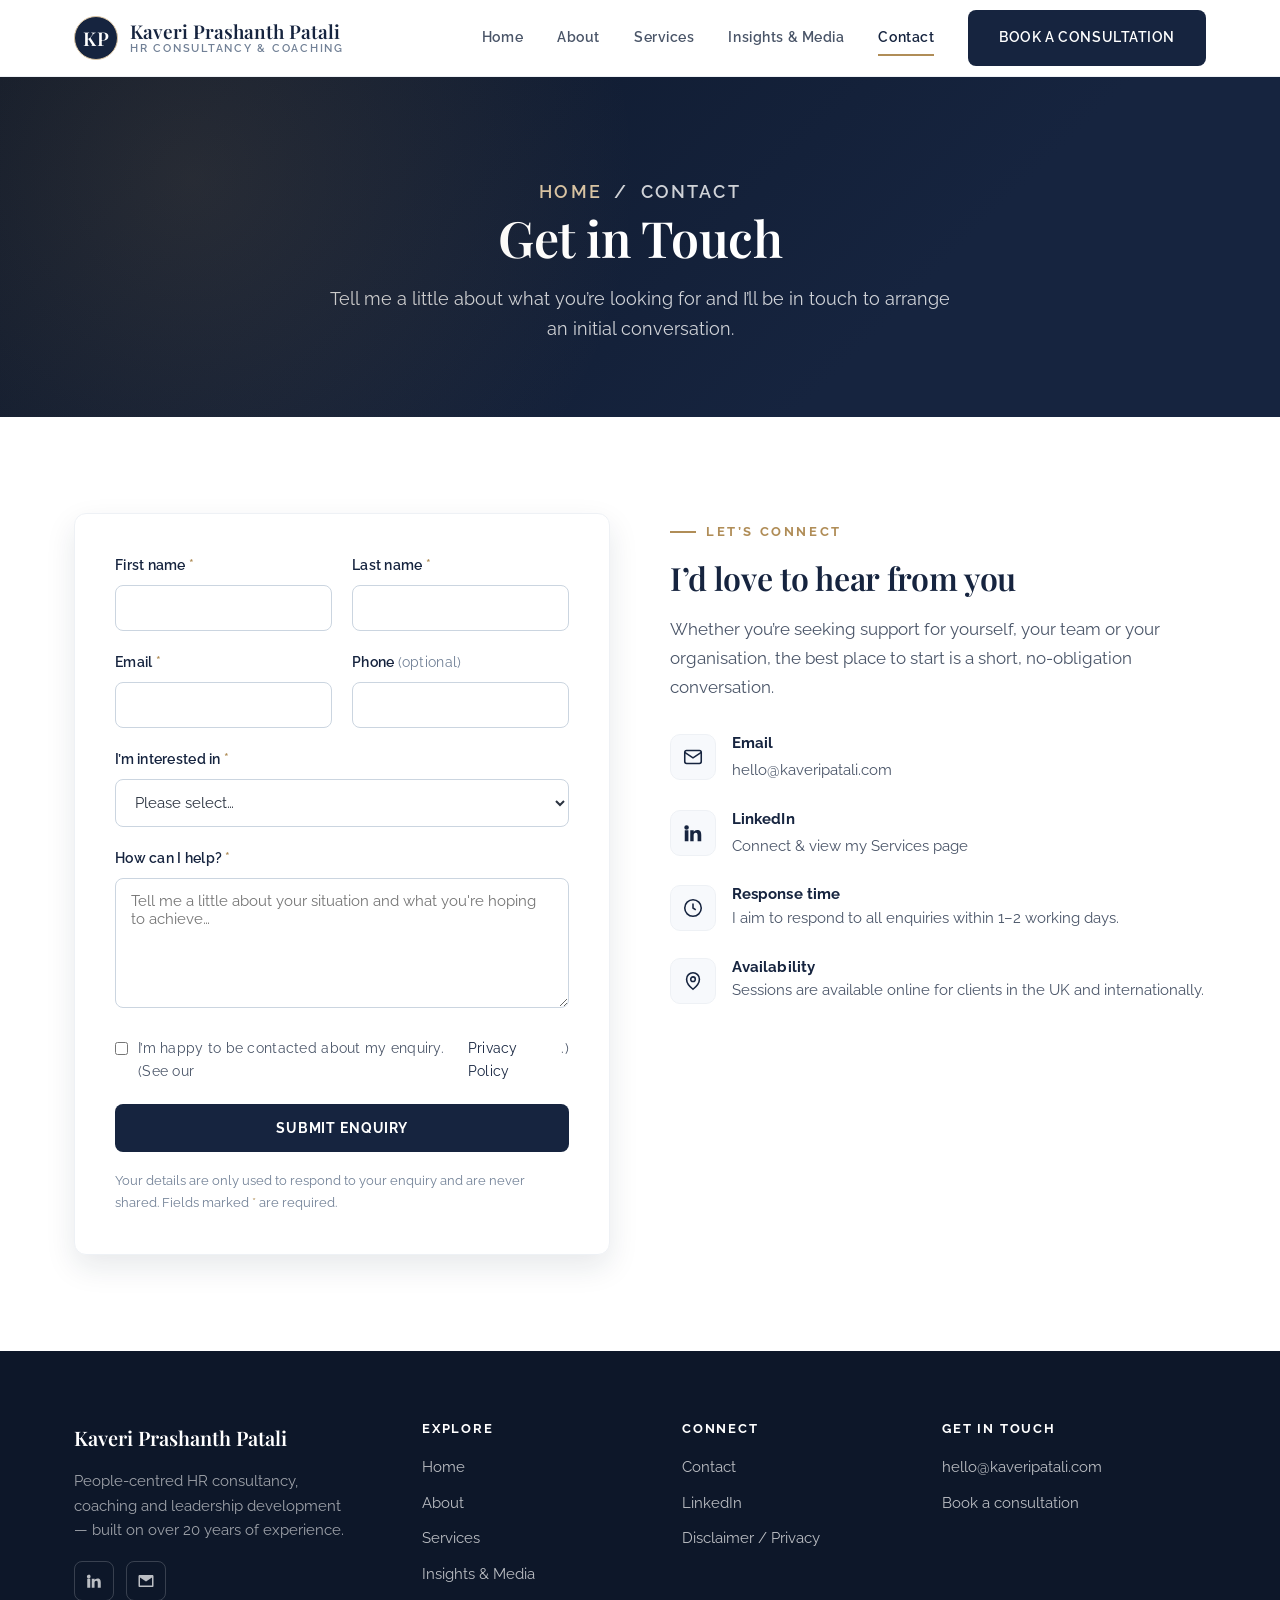
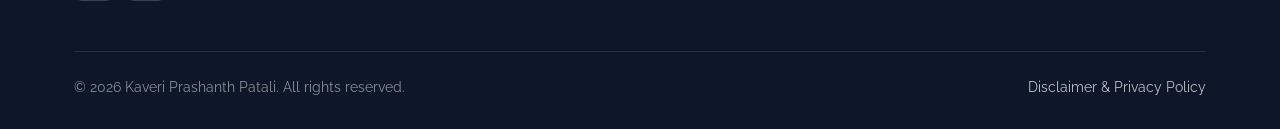
<file: contact.html>
<!DOCTYPE html>
<html lang="en">
<head>
  <meta charset="UTF-8" />
  <meta name="viewport" content="width=device-width, initial-scale=1.0" />
  <title>Contact | Kaveri Prashanth Patali — HR Consultancy &amp; Coaching</title>
  <meta name="description" content="Submit an enquiry to discuss career coaching, leadership development or HR consultancy with Kaveri Prashanth Patali." />
  <link rel="preconnect" href="https://fonts.googleapis.com" />
  <link rel="preconnect" href="https://fonts.gstatic.com" crossorigin />
  <link href="https://fonts.googleapis.com/css2?family=Inter:wght@400;500;600;700&family=Playfair+Display:ital,wght@0,500;0,600;0,700;1,500;1,600&family=Raleway:wght@400;500;600;700;800&display=swap" rel="stylesheet" />
  <link rel="stylesheet" href="css/styles.css" />
  <link rel="icon" href="data:image/svg+xml,<svg xmlns='http://www.w3.org/2000/svg' viewBox='0 0 100 100'><circle cx='50' cy='50' r='50' fill='%2316243f'/><text x='50' y='66' font-size='46' font-family='Georgia' fill='white' text-anchor='middle'>K</text></svg>" />
</head>
<body>

  <header class="site-header">
    <div class="container">
      <nav class="nav" aria-label="Primary">
        <a class="brand" href="index.html">
          <span class="brand-mark">KP</span>
          <span class="brand-text">
            <span class="brand-name">Kaveri Prashanth Patali</span>
            <span class="brand-tag">HR Consultancy &amp; Coaching</span>
          </span>
        </a>
        <button class="nav-toggle" aria-label="Toggle menu" aria-expanded="false"><span></span><span></span><span></span></button>
        <div class="nav-links">
          <a href="index.html">Home</a>
          <a href="about.html">About</a>
          <a href="services.html">Services</a>
          <a href="insights.html">Insights &amp; Media</a>
          <a href="contact.html" class="active">Contact</a>
          <a href="contact.html" class="btn btn--primary">Book a Consultation</a>
        </div>
      </nav>
    </div>
  </header>

  <section class="page-banner">
    <div class="container">
      <p class="breadcrumb"><a href="index.html">Home</a> &nbsp;/&nbsp; Contact</p>
      <h1>Get in Touch</h1>
      <p>Tell me a little about what you&rsquo;re looking for and I&rsquo;ll be in touch to arrange an initial conversation.</p>
    </div>
  </section>

  <section class="section">
    <div class="container">
      <div class="split" style="align-items:flex-start;">
        <!-- Form -->
        <div class="reveal">
          <div class="form-card">
            <div class="form-success" id="form-success">
              Thank you for your enquiry — your message has been received. I&rsquo;ll be in touch shortly.
            </div>
            <form id="enquiry-form" novalidate>
              <div class="form-row">
                <div class="field">
                  <label for="firstName">First name <span class="req">*</span></label>
                  <input type="text" id="firstName" name="firstName" autocomplete="given-name" required />
                  <span class="error-msg">Please enter your first name.</span>
                </div>
                <div class="field">
                  <label for="lastName">Last name <span class="req">*</span></label>
                  <input type="text" id="lastName" name="lastName" autocomplete="family-name" required />
                  <span class="error-msg">Please enter your last name.</span>
                </div>
              </div>
              <div class="form-row">
                <div class="field">
                  <label for="email">Email <span class="req">*</span></label>
                  <input type="email" id="email" name="email" autocomplete="email" required />
                  <span class="error-msg">Please enter a valid email address.</span>
                </div>
                <div class="field">
                  <label for="phone">Phone <span style="color:var(--grey-500);font-weight:400;">(optional)</span></label>
                  <input type="tel" id="phone" name="phone" autocomplete="tel" />
                </div>
              </div>
              <div class="field">
                <label for="interest">I&rsquo;m interested in <span class="req">*</span></label>
                <select id="interest" name="interest" required>
                  <option value="">Please select…</option>
                  <option>Career coaching</option>
                  <option>Leadership development</option>
                  <option>HR consultancy &amp; advisory</option>
                  <option>Workshops &amp; talks</option>
                  <option>Something else</option>
                </select>
                <span class="error-msg">Please choose an option.</span>
              </div>
              <div class="field">
                <label for="message">How can I help? <span class="req">*</span></label>
                <textarea id="message" name="message" placeholder="Tell me a little about your situation and what you're hoping to achieve…" required></textarea>
                <span class="error-msg">Please add a short message.</span>
              </div>
              <div class="field">
                <label style="display:flex;gap:10px;align-items:flex-start;font-weight:400;color:var(--grey-700);font-size:14px;">
                  <input type="checkbox" id="consent" name="consent" style="width:auto;margin-top:5px;" />
                  I&rsquo;m happy to be contacted about my enquiry. (See our <a href="privacy.html">Privacy Policy</a>.)
                </label>
              </div>
              <button type="submit" class="btn btn--primary" style="width:100%;justify-content:center;">Submit Enquiry</button>
              <p class="form-note">Your details are only used to respond to your enquiry and are never shared. Fields marked <span style="color:var(--accent);">*</span> are required.</p>
            </form>
          </div>
        </div>

        <!-- Contact info -->
        <div class="reveal">
          <span class="eyebrow">Let&rsquo;s Connect</span>
          <h2 style="font-size:32px;margin-bottom:18px;">I&rsquo;d love to hear from you</h2>
          <p style="margin-bottom:32px;">Whether you&rsquo;re seeking support for yourself, your team or your organisation, the best place to start is a short, no-obligation conversation.</p>
          <div class="contact-info">
            <div class="info-item">
              <span class="info-ico"><svg viewBox="0 0 24 24" fill="none" stroke="currentColor" stroke-width="1.7"><rect x="3" y="5" width="18" height="14" rx="2"/><path d="m3 7 9 6 9-6"/></svg></span>
              <div><h4>Email</h4><a href="mailto:hello@kaveripatali.com">hello@kaveripatali.com</a></div>
            </div>
            <div class="info-item">
              <span class="info-ico"><svg viewBox="0 0 24 24" fill="currentColor"><path d="M4.98 3.5A2.5 2.5 0 1 1 5 8.5a2.5 2.5 0 0 1-.02-5ZM3 9h4v12H3zM9 9h3.8v1.7h.05c.53-1 1.83-2.05 3.77-2.05C20.4 8.65 21 11 21 14.1V21h-4v-6.1c0-1.45-.03-3.3-2-3.3-2 0-2.3 1.57-2.3 3.2V21H9z"/></svg></span>
              <div><h4>LinkedIn</h4><a href="#">Connect &amp; view my Services page</a></div>
            </div>
            <div class="info-item">
              <span class="info-ico"><svg viewBox="0 0 24 24" fill="none" stroke="currentColor" stroke-width="1.7"><circle cx="12" cy="12" r="9"/><path d="M12 7v5l3 2"/></svg></span>
              <div><h4>Response time</h4><p>I aim to respond to all enquiries within 1&ndash;2 working days.</p></div>
            </div>
            <div class="info-item">
              <span class="info-ico"><svg viewBox="0 0 24 24" fill="none" stroke="currentColor" stroke-width="1.7"><path d="M12 21s-7-5.6-7-11a7 7 0 0 1 14 0c0 5.4-7 11-7 11Z"/><circle cx="12" cy="10" r="2.5"/></svg></span>
              <div><h4>Availability</h4><p>Sessions are available online for clients in the UK and internationally.</p></div>
            </div>
          </div>
        </div>
      </div>
    </div>
  </section>

  <footer class="site-footer">
    <div class="container">
      <div class="footer-grid">
        <div class="footer-brand">
          <span class="brand-name" style="font-family:var(--font-head);font-size:20px;">Kaveri Prashanth Patali</span>
          <p>People-centred HR consultancy, coaching and leadership development — built on over 20 years of experience.</p>
          <div class="footer-social">
            <a href="#" aria-label="LinkedIn"><svg viewBox="0 0 24 24"><path d="M4.98 3.5A2.5 2.5 0 1 1 5 8.5a2.5 2.5 0 0 1-.02-5ZM3 9h4v12H3zM9 9h3.8v1.7h.05c.53-1 1.83-2.05 3.77-2.05C20.4 8.65 21 11 21 14.1V21h-4v-6.1c0-1.45-.03-3.3-2-3.3-2 0-2.3 1.57-2.3 3.2V21H9z"/></svg></a>
            <a href="mailto:hello@kaveripatali.com" aria-label="Email"><svg viewBox="0 0 24 24"><path d="M2 5.5C2 4.7 2.7 4 3.5 4h17c.8 0 1.5.7 1.5 1.5v13c0 .8-.7 1.5-1.5 1.5h-17C2.7 20 2 19.3 2 18.5zM4 7.2V18h16V7.2l-8 5.3z"/></svg></a>
          </div>
        </div>
        <div>
          <h4>Explore</h4>
          <div class="footer-links">
            <a href="index.html">Home</a>
            <a href="about.html">About</a>
            <a href="services.html">Services</a>
            <a href="insights.html">Insights &amp; Media</a>
          </div>
        </div>
        <div>
          <h4>Connect</h4>
          <div class="footer-links">
            <a href="contact.html">Contact</a>
            <a href="#">LinkedIn</a>
            <a href="privacy.html">Disclaimer / Privacy</a>
          </div>
        </div>
        <div>
          <h4>Get in Touch</h4>
          <div class="footer-links">
            <a href="mailto:hello@kaveripatali.com">hello@kaveripatali.com</a>
            <a href="contact.html">Book a consultation</a>
          </div>
        </div>
      </div>
      <div class="footer-bottom">
        <span>&copy; <span id="year">2026</span> Kaveri Prashanth Patali. All rights reserved.</span>
        <span><a href="privacy.html">Disclaimer &amp; Privacy Policy</a></span>
      </div>
    </div>
  </footer>

  <script src="js/main.js"></script>
</body>
</html>
</file>
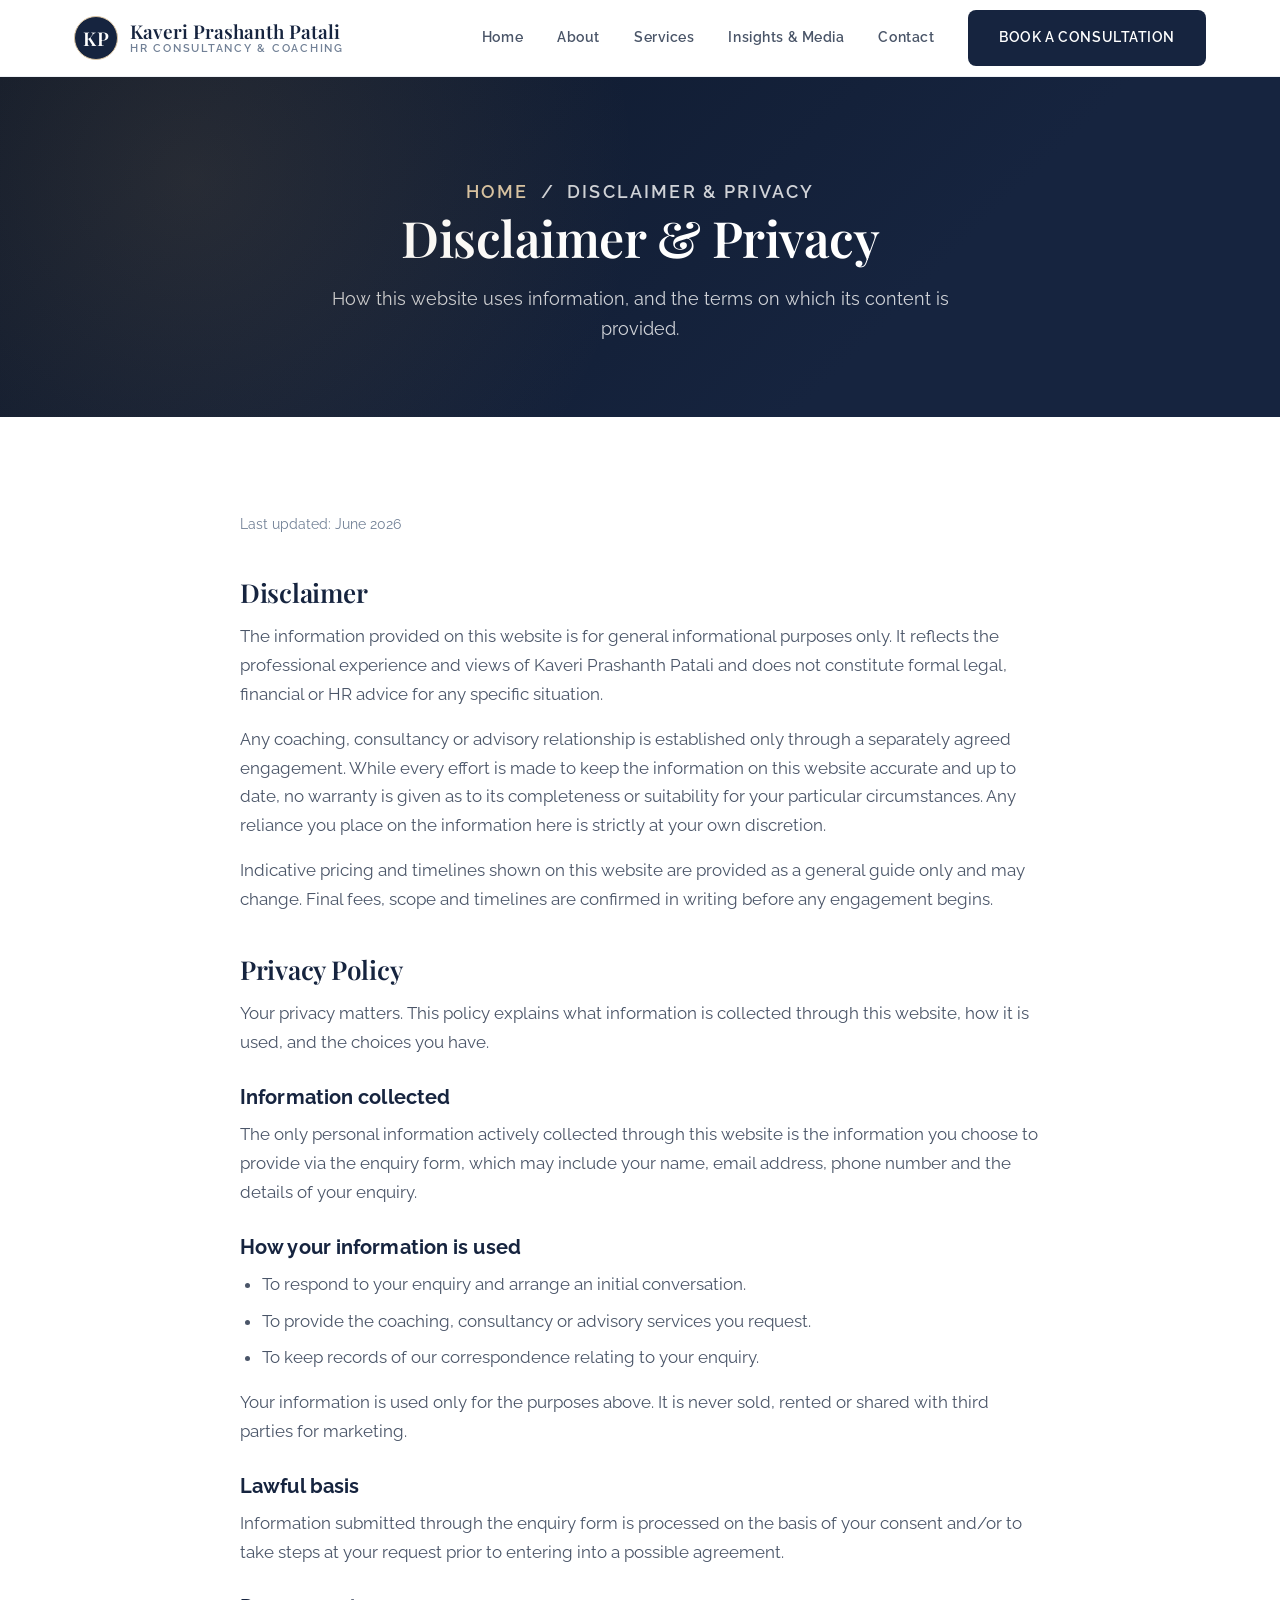
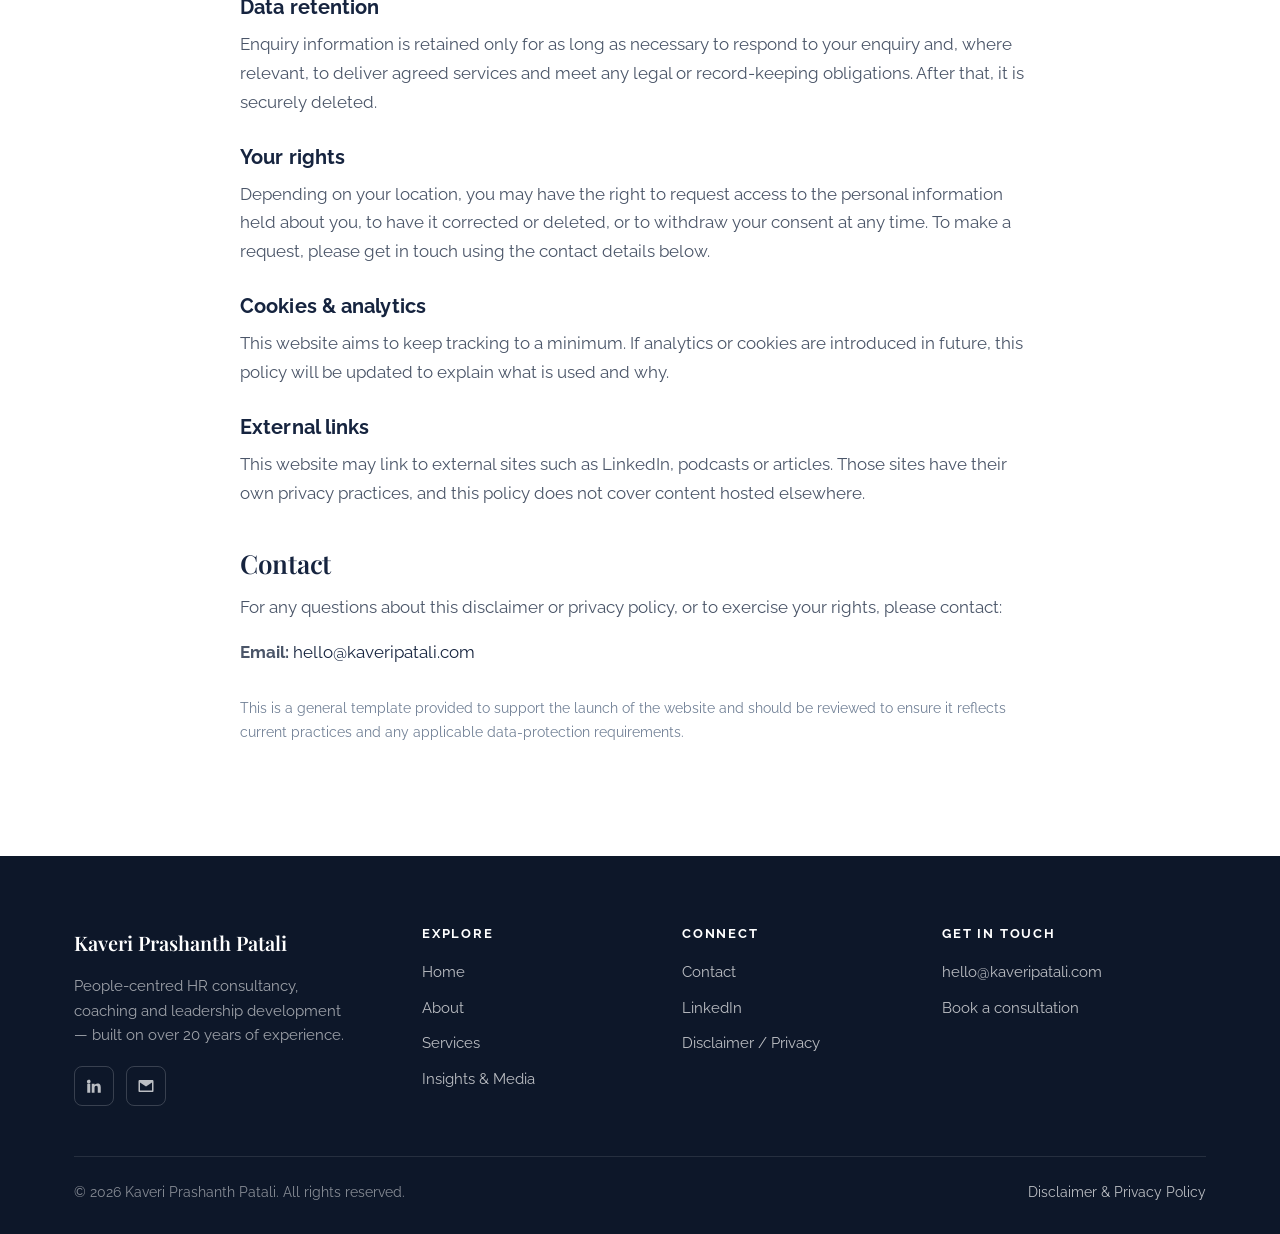
<file: privacy.html>
<!DOCTYPE html>
<html lang="en">
<head>
  <meta charset="UTF-8" />
  <meta name="viewport" content="width=device-width, initial-scale=1.0" />
  <title>Disclaimer &amp; Privacy | Kaveri Prashanth Patali</title>
  <meta name="description" content="Disclaimer and privacy policy for the Kaveri Prashanth Patali HR consultancy website." />
  <link rel="preconnect" href="https://fonts.googleapis.com" />
  <link rel="preconnect" href="https://fonts.gstatic.com" crossorigin />
  <link href="https://fonts.googleapis.com/css2?family=Inter:wght@400;500;600;700&family=Playfair+Display:ital,wght@0,500;0,600;0,700;1,500;1,600&family=Raleway:wght@400;500;600;700;800&display=swap" rel="stylesheet" />
  <link rel="stylesheet" href="css/styles.css" />
  <link rel="icon" href="data:image/svg+xml,<svg xmlns='http://www.w3.org/2000/svg' viewBox='0 0 100 100'><circle cx='50' cy='50' r='50' fill='%2316243f'/><text x='50' y='66' font-size='46' font-family='Georgia' fill='white' text-anchor='middle'>K</text></svg>" />
</head>
<body>

  <header class="site-header">
    <div class="container">
      <nav class="nav" aria-label="Primary">
        <a class="brand" href="index.html">
          <span class="brand-mark">KP</span>
          <span class="brand-text">
            <span class="brand-name">Kaveri Prashanth Patali</span>
            <span class="brand-tag">HR Consultancy &amp; Coaching</span>
          </span>
        </a>
        <button class="nav-toggle" aria-label="Toggle menu" aria-expanded="false"><span></span><span></span><span></span></button>
        <div class="nav-links">
          <a href="index.html">Home</a>
          <a href="about.html">About</a>
          <a href="services.html">Services</a>
          <a href="insights.html">Insights &amp; Media</a>
          <a href="contact.html">Contact</a>
          <a href="contact.html" class="btn btn--primary">Book a Consultation</a>
        </div>
      </nav>
    </div>
  </header>

  <section class="page-banner">
    <div class="container">
      <p class="breadcrumb"><a href="index.html">Home</a> &nbsp;/&nbsp; Disclaimer &amp; Privacy</p>
      <h1>Disclaimer &amp; Privacy</h1>
      <p>How this website uses information, and the terms on which its content is provided.</p>
    </div>
  </section>

  <section class="section">
    <div class="container">
      <div class="prose reveal">
        <p class="updated">Last updated: June 2026</p>

        <h2>Disclaimer</h2>
        <p>The information provided on this website is for general informational purposes only. It reflects the professional experience and views of Kaveri Prashanth Patali and does not constitute formal legal, financial or HR advice for any specific situation.</p>
        <p>Any coaching, consultancy or advisory relationship is established only through a separately agreed engagement. While every effort is made to keep the information on this website accurate and up to date, no warranty is given as to its completeness or suitability for your particular circumstances. Any reliance you place on the information here is strictly at your own discretion.</p>
        <p>Indicative pricing and timelines shown on this website are provided as a general guide only and may change. Final fees, scope and timelines are confirmed in writing before any engagement begins.</p>

        <h2>Privacy Policy</h2>
        <p>Your privacy matters. This policy explains what information is collected through this website, how it is used, and the choices you have.</p>

        <h3>Information collected</h3>
        <p>The only personal information actively collected through this website is the information you choose to provide via the enquiry form, which may include your name, email address, phone number and the details of your enquiry.</p>

        <h3>How your information is used</h3>
        <ul>
          <li>To respond to your enquiry and arrange an initial conversation.</li>
          <li>To provide the coaching, consultancy or advisory services you request.</li>
          <li>To keep records of our correspondence relating to your enquiry.</li>
        </ul>
        <p>Your information is used only for the purposes above. It is never sold, rented or shared with third parties for marketing.</p>

        <h3>Lawful basis</h3>
        <p>Information submitted through the enquiry form is processed on the basis of your consent and/or to take steps at your request prior to entering into a possible agreement.</p>

        <h3>Data retention</h3>
        <p>Enquiry information is retained only for as long as necessary to respond to your enquiry and, where relevant, to deliver agreed services and meet any legal or record-keeping obligations. After that, it is securely deleted.</p>

        <h3>Your rights</h3>
        <p>Depending on your location, you may have the right to request access to the personal information held about you, to have it corrected or deleted, or to withdraw your consent at any time. To make a request, please get in touch using the contact details below.</p>

        <h3>Cookies &amp; analytics</h3>
        <p>This website aims to keep tracking to a minimum. If analytics or cookies are introduced in future, this policy will be updated to explain what is used and why.</p>

        <h3>External links</h3>
        <p>This website may link to external sites such as LinkedIn, podcasts or articles. Those sites have their own privacy practices, and this policy does not cover content hosted elsewhere.</p>

        <h2>Contact</h2>
        <p>For any questions about this disclaimer or privacy policy, or to exercise your rights, please contact:</p>
        <p><strong>Email:</strong> <a href="mailto:hello@kaveripatali.com">hello@kaveripatali.com</a></p>

        <p style="margin-top:30px;color:var(--grey-500);font-size:14px;">This is a general template provided to support the launch of the website and should be reviewed to ensure it reflects current practices and any applicable data-protection requirements.</p>
      </div>
    </div>
  </section>

  <footer class="site-footer">
    <div class="container">
      <div class="footer-grid">
        <div class="footer-brand">
          <span class="brand-name" style="font-family:var(--font-head);font-size:20px;">Kaveri Prashanth Patali</span>
          <p>People-centred HR consultancy, coaching and leadership development — built on over 20 years of experience.</p>
          <div class="footer-social">
            <a href="#" aria-label="LinkedIn"><svg viewBox="0 0 24 24"><path d="M4.98 3.5A2.5 2.5 0 1 1 5 8.5a2.5 2.5 0 0 1-.02-5ZM3 9h4v12H3zM9 9h3.8v1.7h.05c.53-1 1.83-2.05 3.77-2.05C20.4 8.65 21 11 21 14.1V21h-4v-6.1c0-1.45-.03-3.3-2-3.3-2 0-2.3 1.57-2.3 3.2V21H9z"/></svg></a>
            <a href="mailto:hello@kaveripatali.com" aria-label="Email"><svg viewBox="0 0 24 24"><path d="M2 5.5C2 4.7 2.7 4 3.5 4h17c.8 0 1.5.7 1.5 1.5v13c0 .8-.7 1.5-1.5 1.5h-17C2.7 20 2 19.3 2 18.5zM4 7.2V18h16V7.2l-8 5.3z"/></svg></a>
          </div>
        </div>
        <div>
          <h4>Explore</h4>
          <div class="footer-links">
            <a href="index.html">Home</a>
            <a href="about.html">About</a>
            <a href="services.html">Services</a>
            <a href="insights.html">Insights &amp; Media</a>
          </div>
        </div>
        <div>
          <h4>Connect</h4>
          <div class="footer-links">
            <a href="contact.html">Contact</a>
            <a href="#">LinkedIn</a>
            <a href="privacy.html">Disclaimer / Privacy</a>
          </div>
        </div>
        <div>
          <h4>Get in Touch</h4>
          <div class="footer-links">
            <a href="mailto:hello@kaveripatali.com">hello@kaveripatali.com</a>
            <a href="contact.html">Book a consultation</a>
          </div>
        </div>
      </div>
      <div class="footer-bottom">
        <span>&copy; <span id="year">2026</span> Kaveri Prashanth Patali. All rights reserved.</span>
        <span><a href="privacy.html">Disclaimer &amp; Privacy Policy</a></span>
      </div>
    </div>
  </footer>

  <script src="js/main.js"></script>
</body>
</html>
</file>
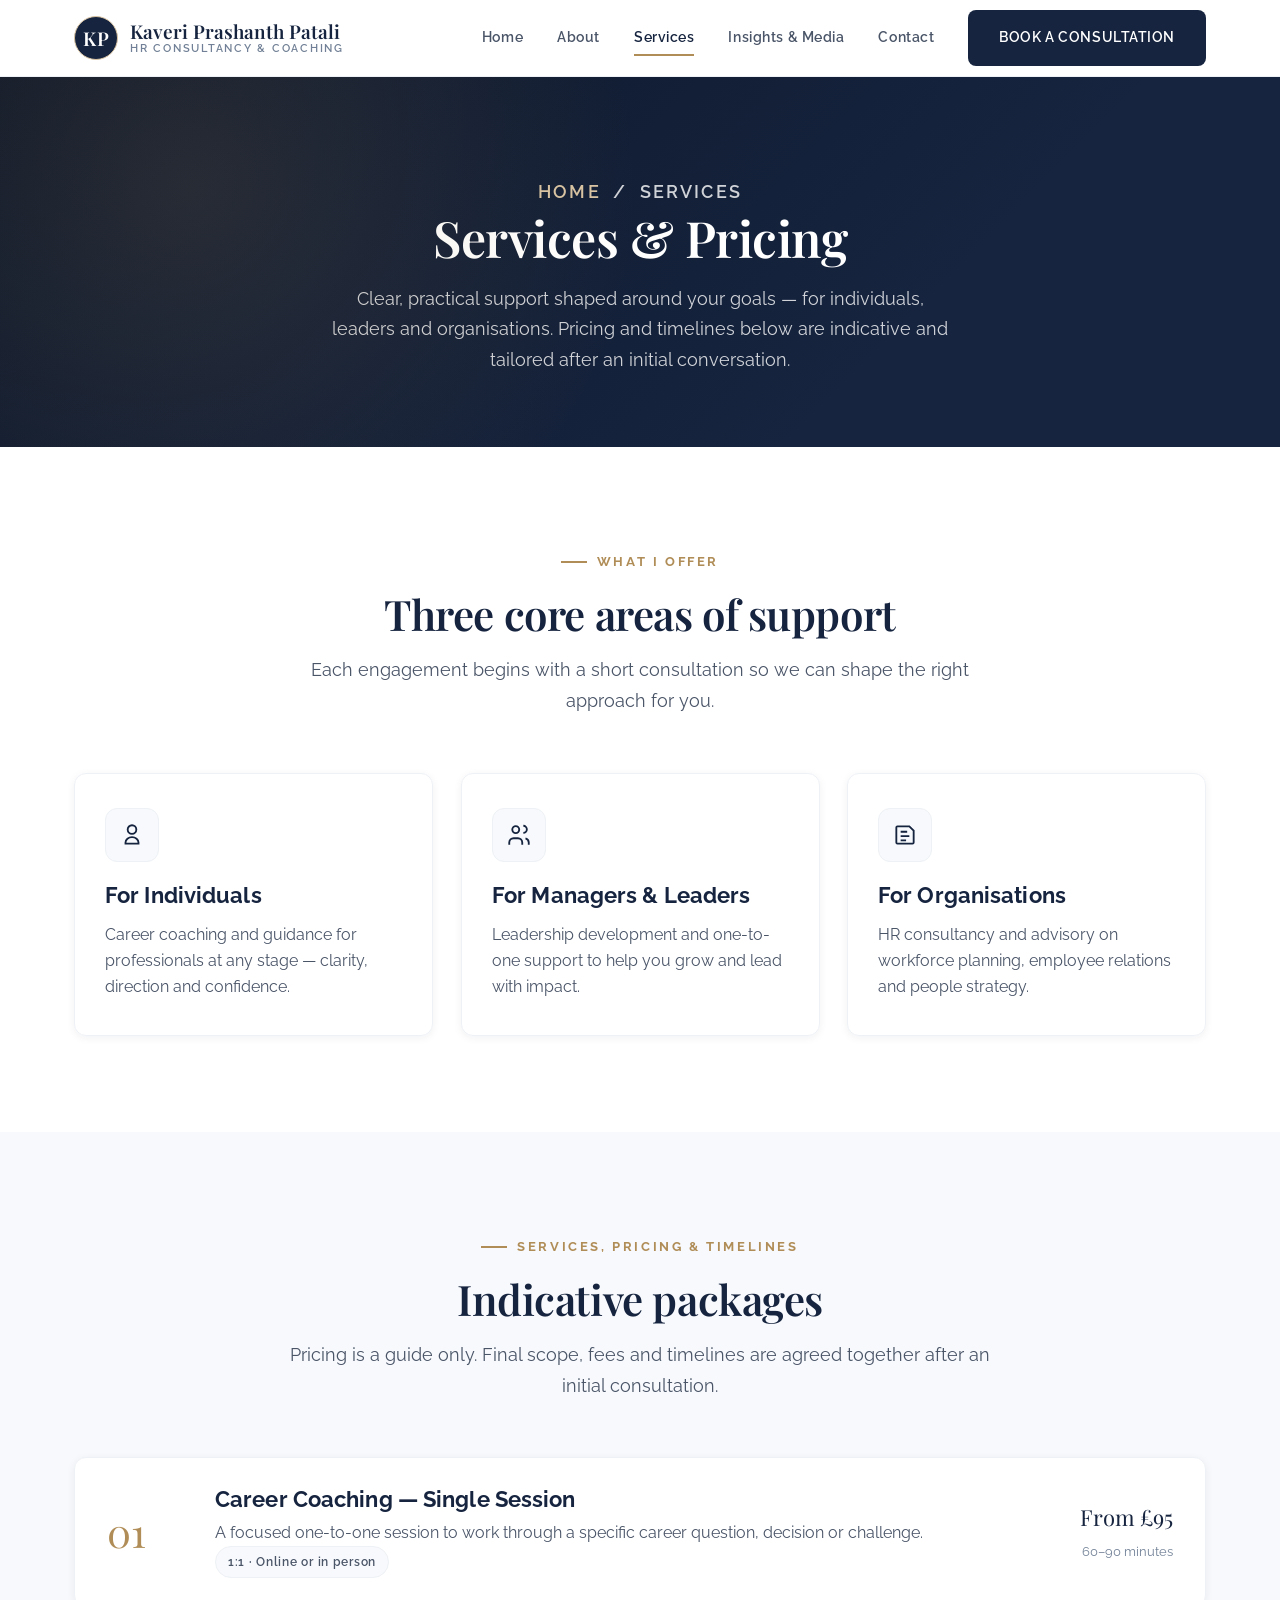
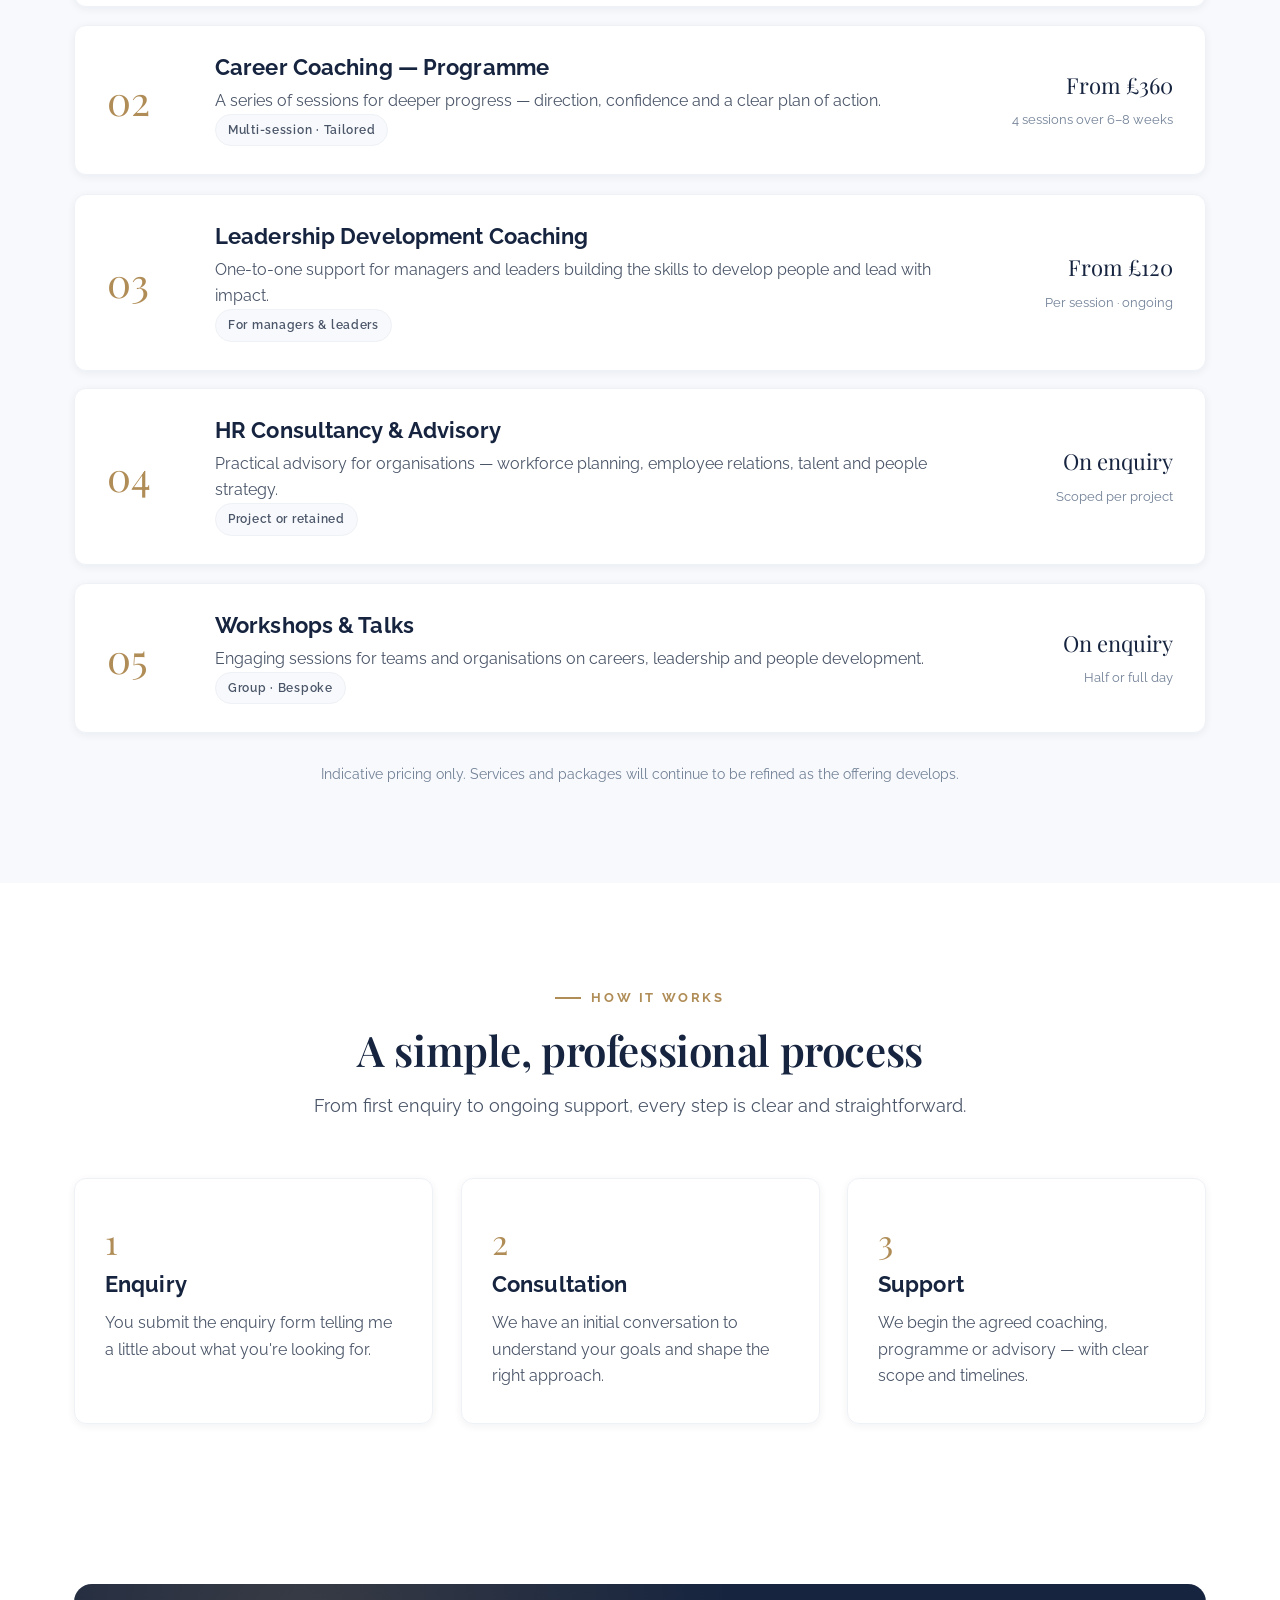
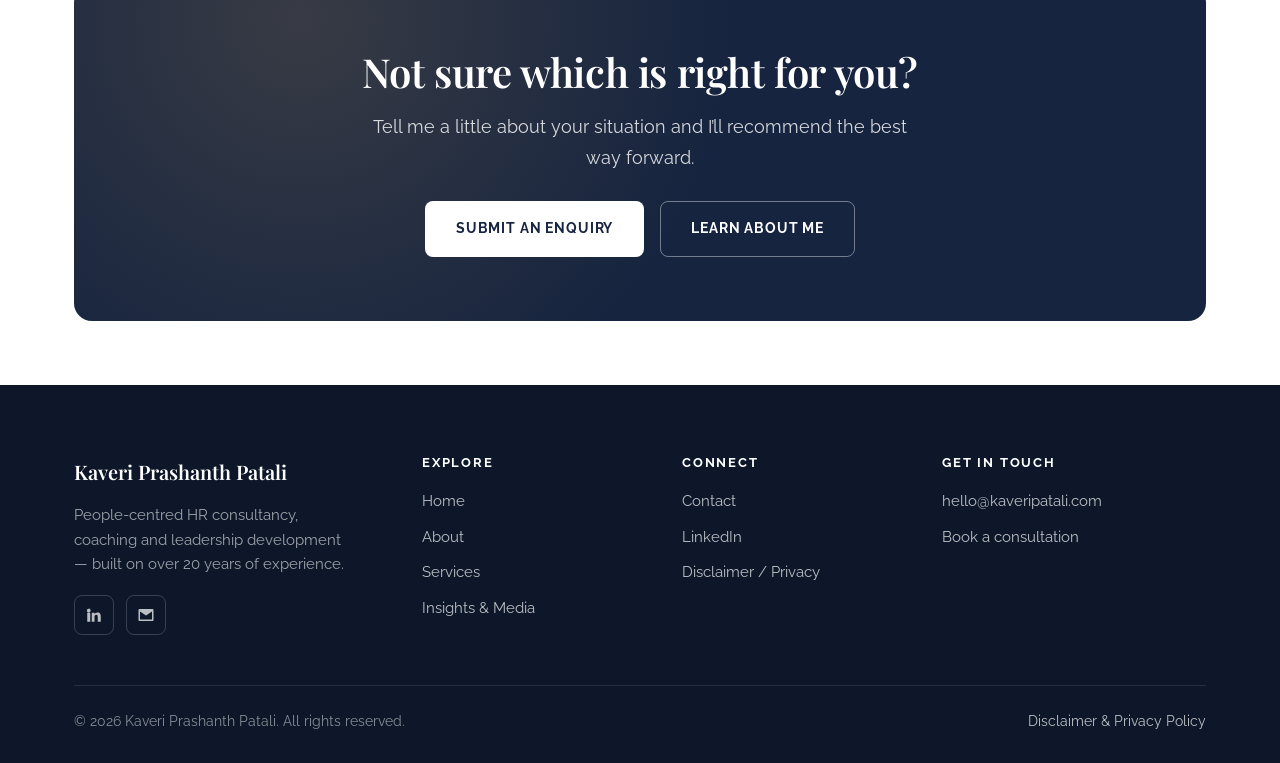
<file: services.html>
<!DOCTYPE html>
<html lang="en">
<head>
  <meta charset="UTF-8" />
  <meta name="viewport" content="width=device-width, initial-scale=1.0" />
  <title>Services &amp; Pricing | Kaveri Prashanth Patali — HR Consultancy</title>
  <meta name="description" content="HR consultancy, career coaching and leadership development services with indicative pricing and timelines. Support for professionals, leaders and organisations." />
  <link rel="preconnect" href="https://fonts.googleapis.com" />
  <link rel="preconnect" href="https://fonts.gstatic.com" crossorigin />
  <link href="https://fonts.googleapis.com/css2?family=Inter:wght@400;500;600;700&family=Playfair+Display:ital,wght@0,500;0,600;0,700;1,500;1,600&family=Raleway:wght@400;500;600;700;800&display=swap" rel="stylesheet" />
  <link rel="stylesheet" href="css/styles.css" />
  <link rel="icon" href="data:image/svg+xml,<svg xmlns='http://www.w3.org/2000/svg' viewBox='0 0 100 100'><circle cx='50' cy='50' r='50' fill='%2316243f'/><text x='50' y='66' font-size='46' font-family='Georgia' fill='white' text-anchor='middle'>K</text></svg>" />
</head>
<body>

  <header class="site-header">
    <div class="container">
      <nav class="nav" aria-label="Primary">
        <a class="brand" href="index.html">
          <span class="brand-mark">KP</span>
          <span class="brand-text">
            <span class="brand-name">Kaveri Prashanth Patali</span>
            <span class="brand-tag">HR Consultancy &amp; Coaching</span>
          </span>
        </a>
        <button class="nav-toggle" aria-label="Toggle menu" aria-expanded="false"><span></span><span></span><span></span></button>
        <div class="nav-links">
          <a href="index.html">Home</a>
          <a href="about.html">About</a>
          <a href="services.html" class="active">Services</a>
          <a href="insights.html">Insights &amp; Media</a>
          <a href="contact.html">Contact</a>
          <a href="contact.html" class="btn btn--primary">Book a Consultation</a>
        </div>
      </nav>
    </div>
  </header>

  <section class="page-banner">
    <div class="container">
      <p class="breadcrumb"><a href="index.html">Home</a> &nbsp;/&nbsp; Services</p>
      <h1>Services &amp; Pricing</h1>
      <p>Clear, practical support shaped around your goals — for individuals, leaders and organisations. Pricing and timelines below are indicative and tailored after an initial conversation.</p>
    </div>
  </section>

  <!-- Service categories -->
  <section class="section">
    <div class="container">
      <div class="section-head reveal">
        <span class="eyebrow">What I Offer</span>
        <h2>Three core areas of support</h2>
        <p>Each engagement begins with a short consultation so we can shape the right approach for you.</p>
      </div>
      <div class="grid grid-3">
        <div class="card reveal">
          <div class="card-icon" aria-hidden="true"><svg viewBox="0 0 24 24" fill="none" stroke="currentColor" stroke-width="1.7"><path d="M12 14c3.3 0 6 2.2 6 5v1H6v-1c0-2.8 2.7-5 6-5Z"/><circle cx="12" cy="7" r="4"/></svg></div>
          <h3>For Individuals</h3><p>Career coaching and guidance for professionals at any stage — clarity, direction and confidence.</p>
        </div>
        <div class="card reveal">
          <div class="card-icon" aria-hidden="true"><svg viewBox="0 0 24 24" fill="none" stroke="currentColor" stroke-width="1.7"><path d="M3 21v-2a4 4 0 0 1 4-4h4a4 4 0 0 1 4 4v2"/><circle cx="9" cy="7" r="3.2"/><path d="M16 3.5a3.2 3.2 0 0 1 0 6.5M21 21v-2a4 4 0 0 0-3-3.8"/></svg></div>
          <h3>For Managers &amp; Leaders</h3><p>Leadership development and one-to-one support to help you grow and lead with impact.</p>
        </div>
        <div class="card reveal">
          <div class="card-icon" aria-hidden="true"><svg viewBox="0 0 24 24" fill="none" stroke="currentColor" stroke-width="1.7"><path d="M4 19V5a1 1 0 0 1 1-1h11l4 4v11a1 1 0 0 1-1 1H5a1 1 0 0 1-1-1Z"/><path d="M8 9h6M8 13h8M8 17h5"/></svg></div>
          <h3>For Organisations</h3><p>HR consultancy and advisory on workforce planning, employee relations and people strategy.</p>
        </div>
      </div>
    </div>
  </section>

  <!-- Detailed services with pricing -->
  <section class="section section--grey">
    <div class="container">
      <div class="section-head reveal">
        <span class="eyebrow">Services, Pricing &amp; Timelines</span>
        <h2>Indicative packages</h2>
        <p>Pricing is a guide only. Final scope, fees and timelines are agreed together after an initial consultation.</p>
      </div>

      <div class="grid" style="gap:18px;">
        <div class="service-row reveal">
          <span class="num">01</span>
          <div>
            <h3>Career Coaching &mdash; Single Session</h3>
            <p>A focused one-to-one session to work through a specific career question, decision or challenge.</p>
            <span class="pill">1:1 &middot; Online or in person</span>
          </div>
          <div class="service-meta">
            <span class="service-price">From &pound;95</span>
            <span class="service-time">60&ndash;90 minutes</span>
          </div>
        </div>

        <div class="service-row reveal">
          <span class="num">02</span>
          <div>
            <h3>Career Coaching &mdash; Programme</h3>
            <p>A series of sessions for deeper progress — direction, confidence and a clear plan of action.</p>
            <span class="pill">Multi-session &middot; Tailored</span>
          </div>
          <div class="service-meta">
            <span class="service-price">From &pound;360</span>
            <span class="service-time">4 sessions over 6&ndash;8 weeks</span>
          </div>
        </div>

        <div class="service-row reveal">
          <span class="num">03</span>
          <div>
            <h3>Leadership Development Coaching</h3>
            <p>One-to-one support for managers and leaders building the skills to develop people and lead with impact.</p>
            <span class="pill">For managers &amp; leaders</span>
          </div>
          <div class="service-meta">
            <span class="service-price">From &pound;120</span>
            <span class="service-time">Per session &middot; ongoing</span>
          </div>
        </div>

        <div class="service-row reveal">
          <span class="num">04</span>
          <div>
            <h3>HR Consultancy &amp; Advisory</h3>
            <p>Practical advisory for organisations — workforce planning, employee relations, talent and people strategy.</p>
            <span class="pill">Project or retained</span>
          </div>
          <div class="service-meta">
            <span class="service-price">On enquiry</span>
            <span class="service-time">Scoped per project</span>
          </div>
        </div>

        <div class="service-row reveal">
          <span class="num">05</span>
          <div>
            <h3>Workshops &amp; Talks</h3>
            <p>Engaging sessions for teams and organisations on careers, leadership and people development.</p>
            <span class="pill">Group &middot; Bespoke</span>
          </div>
          <div class="service-meta">
            <span class="service-price">On enquiry</span>
            <span class="service-time">Half or full day</span>
          </div>
        </div>
      </div>

      <p class="text-center" style="margin-top:30px;color:var(--grey-500);font-size:14px;">
        Indicative pricing only. Services and packages will continue to be refined as the offering develops.
      </p>
    </div>
  </section>

  <!-- Process -->
  <section class="section">
    <div class="container">
      <div class="section-head reveal">
        <span class="eyebrow">How It Works</span>
        <h2>A simple, professional process</h2>
        <p>From first enquiry to ongoing support, every step is clear and straightforward.</p>
      </div>
      <div class="grid grid-3">
        <div class="card reveal"><span class="num" style="font-family:var(--font-head);font-size:34px;color:var(--accent);">1</span><h3>Enquiry</h3><p>You submit the enquiry form telling me a little about what you're looking for.</p></div>
        <div class="card reveal"><span class="num" style="font-family:var(--font-head);font-size:34px;color:var(--accent);">2</span><h3>Consultation</h3><p>We have an initial conversation to understand your goals and shape the right approach.</p></div>
        <div class="card reveal"><span class="num" style="font-family:var(--font-head);font-size:34px;color:var(--accent);">3</span><h3>Support</h3><p>We begin the agreed coaching, programme or advisory — with clear scope and timelines.</p></div>
      </div>
    </div>
  </section>

  <!-- CTA -->
  <section class="section section--tight">
    <div class="container">
      <div class="cta-band reveal">
        <h2>Not sure which is right for you?</h2>
        <p>Tell me a little about your situation and I&rsquo;ll recommend the best way forward.</p>
        <div class="cta-actions">
          <a href="contact.html" class="btn btn--light">Submit an Enquiry</a>
          <a href="about.html" class="btn btn--ghost-light">Learn About Me</a>
        </div>
      </div>
    </div>
  </section>

  <footer class="site-footer">
    <div class="container">
      <div class="footer-grid">
        <div class="footer-brand">
          <span class="brand-name" style="font-family:var(--font-head);font-size:20px;">Kaveri Prashanth Patali</span>
          <p>People-centred HR consultancy, coaching and leadership development — built on over 20 years of experience.</p>
          <div class="footer-social">
            <a href="#" aria-label="LinkedIn"><svg viewBox="0 0 24 24"><path d="M4.98 3.5A2.5 2.5 0 1 1 5 8.5a2.5 2.5 0 0 1-.02-5ZM3 9h4v12H3zM9 9h3.8v1.7h.05c.53-1 1.83-2.05 3.77-2.05C20.4 8.65 21 11 21 14.1V21h-4v-6.1c0-1.45-.03-3.3-2-3.3-2 0-2.3 1.57-2.3 3.2V21H9z"/></svg></a>
            <a href="mailto:hello@kaveripatali.com" aria-label="Email"><svg viewBox="0 0 24 24"><path d="M2 5.5C2 4.7 2.7 4 3.5 4h17c.8 0 1.5.7 1.5 1.5v13c0 .8-.7 1.5-1.5 1.5h-17C2.7 20 2 19.3 2 18.5zM4 7.2V18h16V7.2l-8 5.3z"/></svg></a>
          </div>
        </div>
        <div>
          <h4>Explore</h4>
          <div class="footer-links">
            <a href="index.html">Home</a>
            <a href="about.html">About</a>
            <a href="services.html">Services</a>
            <a href="insights.html">Insights &amp; Media</a>
          </div>
        </div>
        <div>
          <h4>Connect</h4>
          <div class="footer-links">
            <a href="contact.html">Contact</a>
            <a href="#">LinkedIn</a>
            <a href="privacy.html">Disclaimer / Privacy</a>
          </div>
        </div>
        <div>
          <h4>Get in Touch</h4>
          <div class="footer-links">
            <a href="mailto:hello@kaveripatali.com">hello@kaveripatali.com</a>
            <a href="contact.html">Book a consultation</a>
          </div>
        </div>
      </div>
      <div class="footer-bottom">
        <span>&copy; <span id="year">2026</span> Kaveri Prashanth Patali. All rights reserved.</span>
        <span><a href="privacy.html">Disclaimer &amp; Privacy Policy</a></span>
      </div>
    </div>
  </footer>

  <script src="js/main.js"></script>
</body>
</html>
</file>
<file: css/styles.css>
/* =====================================================================
   Kaveri Prashanth Patali — HR Consultancy & Coaching
   Shared stylesheet
   Palette: White / Navy / Grey
   Fonts:  Playfair Display (headings) + Inter (body)
   ===================================================================== */

:root {
  /* Colour palette */
  --navy: #16243f;
  --navy-deep: #0d1729;
  --navy-soft: #25395f;
  --grey-900: #2b3340;
  --grey-700: #4a5568;
  --grey-500: #718096;
  --grey-300: #cbd5e0;
  --grey-100: #eef1f5;
  --grey-50: #f7f9fc;
  --white: #ffffff;
  --accent: #b08d57; /* understated gold for a premium, trustworthy feel */
  --accent-soft: #d9c4a3;

  /* Typography */
  --font-display: "Playfair Display", Georgia, "Times New Roman", serif; /* elegant serif — big headings & numbers */
  --font-head: "Playfair Display", Georgia, "Times New Roman", serif;     /* alias kept for legacy references */
  --font-ui: "Raleway", "Segoe UI", Tahoma, sans-serif;                   /* refined sans — nav, labels, sub-heads, buttons */
  --font-body: "Raleway", "Segoe UI", Tahoma, -apple-system, Roboto, Helvetica, Arial, sans-serif; /* Raleway across the whole site */

  /* Layout */
  --maxw: 1180px;
  --radius: 12px;
  --shadow-sm: 0 2px 8px rgba(22, 36, 63, 0.06);
  --shadow-md: 0 12px 30px rgba(22, 36, 63, 0.10);
  --shadow-lg: 0 24px 60px rgba(13, 23, 41, 0.18);
  --transition: 0.28s cubic-bezier(0.4, 0, 0.2, 1);
}

/* ---------- Reset ---------- */
* { margin: 0; padding: 0; box-sizing: border-box; }

html { scroll-behavior: smooth; -webkit-text-size-adjust: 100%; scroll-padding-top: 96px; }

body {
  font-family: var(--font-body);
  color: var(--grey-900);
  background: var(--white);
  line-height: 1.7;
  font-size: 17px;
  -webkit-font-smoothing: antialiased;
  -moz-osx-font-smoothing: grayscale;
  overflow-x: hidden;
}

h1, h2 {
  font-family: var(--font-display);
  color: var(--navy);
  line-height: 1.2;
  font-weight: 600;
  letter-spacing: -0.01em;
}
h3, h4 {
  font-family: var(--font-ui);
  color: var(--navy);
  line-height: 1.25;
  font-weight: 700;
  letter-spacing: 0.005em;
}

p { color: var(--grey-700); }

a { color: var(--navy); text-decoration: none; transition: color var(--transition); }
a:hover { color: var(--accent); }

img { max-width: 100%; display: block; }

ul { list-style: none; }

/* ---------- Layout helpers ---------- */
.container {
  width: 100%;
  max-width: var(--maxw);
  margin: 0 auto;
  padding: 0 24px;
}

.section { padding: 96px 0; }
.section--tight { padding: 64px 0; }
.section--grey { background: var(--grey-50); }
.section--navy { background: var(--navy); }
.section--navy h2, .section--navy h3, .section--navy p { color: var(--white); }

.eyebrow {
  display: inline-flex;
  align-items: center;
  gap: 10px;
  font-family: var(--font-ui);
  font-size: 13px;
  font-weight: 700;
  letter-spacing: 0.2em;
  text-transform: uppercase;
  color: var(--accent);
  margin-bottom: 16px;
}
.eyebrow::before {
  content: "";
  width: 26px;
  height: 2px;
  background: var(--accent);
  display: inline-block;
}
.section-head .eyebrow { justify-content: center; }

.section-head { max-width: 720px; margin: 0 auto 56px; text-align: center; }
.section-head h2 { font-size: clamp(28px, 4vw, 42px); margin-bottom: 16px; }
.section-head p { font-size: 18px; }

.text-center { text-align: center; }

/* ---------- Buttons ---------- */
.btn {
  display: inline-flex;
  align-items: center;
  justify-content: center;
  gap: 10px;
  font-family: var(--font-ui);
  font-weight: 700;
  font-size: 14px;
  letter-spacing: 0.06em;
  text-transform: uppercase;
  padding: 15px 30px;
  border-radius: 8px;
  border: 1.5px solid transparent;
  cursor: pointer;
  transition: all var(--transition);
  text-align: center;
  position: relative;
  overflow: hidden;
}
/* subtle sheen sweep on hover */
.btn::before {
  content: "";
  position: absolute;
  top: 0; left: -120%;
  width: 60%; height: 100%;
  background: linear-gradient(120deg, transparent, rgba(255,255,255,0.28), transparent);
  transform: skewX(-20deg);
  transition: left 0.6s ease;
}
.btn:hover::before { left: 140%; }
.btn--primary { background: var(--navy); color: var(--white); }
.btn--primary:hover { background: var(--navy-deep); color: var(--white); transform: translateY(-2px); box-shadow: var(--shadow-md); }
.btn--gold { background: var(--accent); color: var(--white); }
.btn--gold:hover { background: #9c7a47; color: var(--white); transform: translateY(-2px); box-shadow: var(--shadow-md); }
.btn--outline { background: transparent; color: var(--navy); border-color: var(--grey-300); }
.btn--outline:hover { border-color: var(--navy); color: var(--navy); transform: translateY(-2px); }
.btn--light { background: var(--white); color: var(--navy); }
.btn--light:hover { background: var(--grey-100); color: var(--navy); transform: translateY(-2px); }
.btn--ghost-light { background: transparent; color: var(--white); border-color: rgba(255,255,255,0.4); }
.btn--ghost-light:hover { background: rgba(255,255,255,0.1); color: var(--white); border-color: var(--white); }

/* ---------- Header / Nav ---------- */
.site-header {
  position: sticky;
  top: 0;
  z-index: 100;
  background: rgba(255, 255, 255, 0.92);
  backdrop-filter: saturate(180%) blur(12px);
  border-bottom: 1px solid var(--grey-100);
}
.nav {
  display: flex;
  align-items: center;
  justify-content: space-between;
  height: 76px;
}
.brand { display: flex; align-items: center; gap: 12px; }
.brand-mark {
  width: 44px; height: 44px;
  border-radius: 50%;
  background: var(--navy);
  color: var(--white);
  display: grid; place-items: center;
  font-family: var(--font-head);
  font-weight: 600;
  font-size: 19px;
  letter-spacing: 0.5px;
  border: 1.5px solid var(--accent-soft);
}
.brand-text { line-height: 1.1; }
.brand-name { font-family: var(--font-head); font-size: 19px; font-weight: 600; color: var(--navy); }
.brand-tag { display: block; font-family: var(--font-ui); font-size: 11px; font-weight: 600; letter-spacing: 0.16em; text-transform: uppercase; color: var(--grey-500); }

.nav-links { display: flex; align-items: center; gap: 34px; }
.nav-links a {
  font-family: var(--font-ui);
  font-size: 14px;
  font-weight: 600;
  letter-spacing: 0.04em;
  color: var(--grey-700);
  position: relative;
}
.nav-links a::after {
  content: ""; position: absolute; left: 0; bottom: -6px;
  width: 0; height: 2px; background: var(--accent);
  transition: width var(--transition);
}
.nav-links a:hover, .nav-links a.active { color: var(--navy); }
.nav-links a.active::after, .nav-links a:hover::after { width: 100%; }
.nav-links .btn { color: var(--white); }
.nav-links .btn::after { display: none; }
.nav-links .btn--primary:hover { background: var(--white); color: var(--navy); border-color: var(--white); }

.nav-toggle {
  display: none;
  background: none; border: none; cursor: pointer;
  width: 44px; height: 44px;
  flex-direction: column; justify-content: center; gap: 5px;
}
.nav-toggle span {
  display: block; height: 2px; width: 24px; background: var(--navy);
  border-radius: 2px; transition: all var(--transition);
}
.nav-toggle.open span:nth-child(1) { transform: translateY(7px) rotate(45deg); }
.nav-toggle.open span:nth-child(2) { opacity: 0; }
.nav-toggle.open span:nth-child(3) { transform: translateY(-7px) rotate(-45deg); }

/* ---------- Hero ---------- */
.hero {
  position: relative;
  background: linear-gradient(135deg, var(--navy-deep) 0%, var(--navy) 55%, var(--navy-soft) 100%);
  color: var(--white);
  overflow: hidden;
}
.hero::before {
  content: ""; position: absolute; inset: 0;
  background-image: radial-gradient(circle at 80% 20%, rgba(176,141,87,0.18), transparent 45%);
  pointer-events: none;
}
.hero-grid {
  display: grid;
  grid-template-columns: 1.1fr 0.9fr;
  gap: 56px;
  align-items: center;
  padding: 96px 0;
  position: relative;
  z-index: 1;
}
.hero h1 {
  color: var(--white);
  font-size: clamp(34px, 5.2vw, 60px);
  line-height: 1.08;
  margin-bottom: 22px;
}
.hero h1 .accent { color: var(--accent-soft); font-style: italic; }
.hero-lead { font-size: 19px; color: rgba(255,255,255,0.82); max-width: 540px; margin-bottom: 32px; }
.hero-actions { display: flex; gap: 16px; flex-wrap: wrap; }
.hero-figure { position: relative; }
.hero-figure img {
  border-radius: 16px;
  box-shadow: var(--shadow-lg);
  width: 100%;
  aspect-ratio: 4 / 5;
  object-fit: cover;
  border: 4px solid rgba(255,255,255,0.08);
}
.hero-badge {
  position: absolute;
  bottom: -22px; left: -22px;
  background: var(--white);
  color: var(--navy);
  border-radius: var(--radius);
  padding: 18px 22px;
  box-shadow: var(--shadow-md);
  text-align: center;
}
.hero-badge strong { font-family: var(--font-head); font-size: 30px; display: block; color: var(--navy); }
.hero-badge span { font-size: 12px; letter-spacing: 0.12em; text-transform: uppercase; color: var(--grey-500); }

/* Page banner (inner pages) */
.page-banner {
  background: linear-gradient(135deg, var(--navy-deep), var(--navy) 70%);
  color: var(--white);
  padding: 84px 0 72px;
  text-align: center;
  position: relative;
  overflow: hidden;
}
.page-banner::after {
  content: ""; position: absolute; inset: 0;
  background-image: radial-gradient(circle at 15% 30%, rgba(176,141,87,0.15), transparent 40%);
}
.page-banner h1 { color: var(--white); font-size: clamp(32px, 5vw, 50px); position: relative; }
.page-banner p { color: rgba(255,255,255,0.8); font-size: 18px; max-width: 620px; margin: 16px auto 0; position: relative; }
.breadcrumb { font-family: var(--font-ui); font-size: 13px; font-weight: 600; letter-spacing: 0.12em; text-transform: uppercase; color: var(--accent-soft); margin-bottom: 14px; position: relative; }
.breadcrumb a { color: var(--accent-soft); }

/* ---------- Highlights band (floats over hero bottom) ---------- */
.highlights { position: relative; z-index: 5; }
.highlights .container { padding-top: 0; }
.highlights-card {
  margin-top: -58px;
  background: var(--white);
  border: 1px solid var(--grey-100);
  border-radius: 18px;
  box-shadow: var(--shadow-lg);
  display: grid;
  grid-template-columns: repeat(4, 1fr);
  overflow: hidden;
}
.hl-item {
  display: flex; align-items: center; gap: 16px;
  padding: 30px 28px;
  border-right: 1px solid var(--grey-100);
  transition: background var(--transition), transform var(--transition);
}
.hl-item:last-child { border-right: none; }
.hl-item:hover { background: var(--grey-50); transform: translateY(-2px); }
.hl-ico {
  flex: none; width: 54px; height: 54px; border-radius: 14px;
  background: linear-gradient(135deg, var(--navy), var(--navy-soft));
  display: grid; place-items: center;
  box-shadow: 0 8px 18px rgba(13,23,41,0.16);
}
.hl-ico svg { width: 26px; height: 26px; stroke: #fff; color: #fff; stroke-width: 1.9; }
.hl-item > div { display: flex; flex-direction: column; gap: 5px; min-width: 0; }
.hl-item strong { font-family: var(--font-display); font-size: 25px; color: var(--navy); line-height: 1; }
.hl-item span { font-family: var(--font-ui); font-size: 11px; font-weight: 700; letter-spacing: 0.09em; text-transform: uppercase; color: var(--grey-500); white-space: nowrap; }

/* ---------- Trust bar ---------- */
.trustbar { border-bottom: 1px solid var(--grey-100); background: var(--white); }
.trustbar-inner {
  display: flex; flex-wrap: wrap; justify-content: space-between; gap: 24px;
  padding: 34px 0; text-align: center;
}
.trust-item { flex: 1; min-width: 160px; }
.trust-item strong { font-family: var(--font-head); font-size: 30px; color: var(--navy); display: block; }
.trust-item span { font-family: var(--font-ui); font-size: 13px; font-weight: 500; color: var(--grey-500); letter-spacing: 0.06em; text-transform: uppercase; }

/* ---------- Cards / grids ---------- */
.grid { display: grid; gap: 28px; }
.grid-2 { grid-template-columns: repeat(2, 1fr); }
.grid-3 { grid-template-columns: repeat(3, 1fr); }

.card {
  position: relative;
  background: var(--white);
  border: 1px solid var(--grey-100);
  border-radius: var(--radius);
  padding: 34px 30px;
  box-shadow: var(--shadow-sm);
  transition: transform var(--transition), box-shadow var(--transition), border-color var(--transition);
  overflow: hidden;
}
.card::after {
  content: "";
  position: absolute; left: 0; top: 0;
  height: 3px; width: 100%;
  background: linear-gradient(90deg, var(--accent), var(--accent-soft));
  transform: scaleX(0); transform-origin: left;
  transition: transform 0.4s ease;
}
.card:hover { transform: translateY(-8px); box-shadow: var(--shadow-md); border-color: var(--accent-soft); }
.card:hover::after { transform: scaleX(1); }
.card-icon {
  width: 54px; height: 54px; border-radius: 12px;
  background: var(--grey-50); color: var(--navy);
  display: grid; place-items: center; margin-bottom: 20px;
  border: 1px solid var(--grey-100);
  transition: background var(--transition), color var(--transition), transform var(--transition);
}
.card:hover .card-icon { background: var(--navy); color: var(--white); transform: translateY(-2px) rotate(-4deg); border-color: var(--navy); }
.card-icon svg { width: 26px; height: 26px; }
.card h3 { font-size: 22px; margin-bottom: 12px; }
.card p { font-size: 15.5px; }

/* ---------- Split / about ---------- */
.split {
  display: grid;
  grid-template-columns: 1fr 1fr;
  gap: 60px;
  align-items: stretch;
}
.split-copy { align-self: center; }
.split--reverse .split-media { order: 2; }
.split-media {
  position: relative;
  display: flex;
  min-height: 440px;
}
.split-media img {
  border-radius: var(--radius);
  box-shadow: var(--shadow-md);
  width: 100%;
  height: 100%;
  object-fit: cover;
}
/* floating stat/label badge that can sit on a full-column image */
.media-badge {
  position: absolute;
  bottom: 22px; left: 22px;
  background: rgba(255,255,255,0.95);
  backdrop-filter: blur(6px);
  border: 1px solid var(--grey-100);
  border-radius: var(--radius);
  padding: 16px 20px;
  box-shadow: var(--shadow-md);
  display: flex; align-items: center; gap: 14px;
}
.media-badge .mb-ico { width: 42px; height: 42px; border-radius: 10px; background: var(--navy); color: #fff; display: grid; place-items: center; flex: none; }
.media-badge .mb-ico svg { width: 22px; height: 22px; }
.media-badge strong { font-family: var(--font-display); font-size: 22px; color: var(--navy); display: block; line-height: 1; }
.media-badge span { font-family: var(--font-ui); font-size: 12px; font-weight: 600; letter-spacing: 0.08em; text-transform: uppercase; color: var(--grey-500); }
.split h2 { font-size: clamp(26px, 3.6vw, 38px); margin-bottom: 18px; }
.split p + p { margin-top: 16px; }

/* ---------- Industry icon list (icons + descriptions) ---------- */
.icon-list { margin-top: 28px; display: grid; gap: 14px; }
.icon-list li {
  display: flex; align-items: center; gap: 16px;
  padding: 12px 14px;
  border: 1px solid var(--grey-100);
  border-radius: 12px;
  background: var(--white);
  transition: transform var(--transition), box-shadow var(--transition), border-color var(--transition), background var(--transition);
}
.icon-list li:hover { transform: translateX(6px); border-color: var(--accent-soft); box-shadow: var(--shadow-sm); }
.icon-list .ic {
  flex: none; width: 46px; height: 46px; border-radius: 11px;
  background: var(--grey-50); border: 1px solid var(--grey-100);
  display: grid; place-items: center; color: var(--navy);
  transition: background var(--transition), color var(--transition), transform var(--transition), border-color var(--transition);
}
.icon-list .ic svg { width: 23px; height: 23px; }
.icon-list li:hover .ic { background: var(--navy); color: #fff; border-color: var(--navy); transform: rotate(-5deg); }
.icon-list .ic-text { display: flex; flex-direction: column; }
.icon-list .ic-text strong { font-family: var(--font-ui); font-weight: 700; font-size: 16px; color: var(--navy); letter-spacing: 0.01em; }
.icon-list .ic-text small { font-family: var(--font-body); font-size: 13.5px; color: var(--grey-500); line-height: 1.45; }
/* compact variant (icon + single label, no description) */
.icon-list--compact li { padding: 10px 14px; }
.icon-list--compact .ic { width: 40px; height: 40px; }
.icon-list--compact .ic svg { width: 20px; height: 20px; }

.checklist { margin-top: 24px; display: grid; gap: 14px; }
.checklist li { display: flex; gap: 12px; align-items: flex-start; color: var(--grey-700); font-size: 16px; }
.checklist li::before {
  content: ""; flex: none; margin-top: 7px;
  width: 18px; height: 18px; border-radius: 50%;
  background: var(--accent);
  -webkit-mask: url("data:image/svg+xml;utf8,<svg xmlns='http://www.w3.org/2000/svg' viewBox='0 0 24 24' fill='white'><path d='M9 16.17 4.83 12l-1.42 1.41L9 19 21 7l-1.41-1.41z'/></svg>") center / 12px no-repeat;
          mask: url("data:image/svg+xml;utf8,<svg xmlns='http://www.w3.org/2000/svg' viewBox='0 0 24 24' fill='white'><path d='M9 16.17 4.83 12l-1.42 1.41L9 19 21 7l-1.41-1.41z'/></svg>") center / 12px no-repeat;
}

/* ---------- Service detail rows ---------- */
.service-row {
  display: grid;
  grid-template-columns: 80px 1fr auto;
  gap: 28px;
  align-items: center;
  background: var(--white);
  border: 1px solid var(--grey-100);
  border-radius: var(--radius);
  padding: 28px 32px;
  box-shadow: var(--shadow-sm);
  transition: box-shadow var(--transition), transform var(--transition);
}
.service-row:hover { box-shadow: var(--shadow-md); transform: translateY(-3px); }
.service-row .num { font-family: var(--font-head); font-size: 40px; color: var(--accent); }
.service-row h3 { font-size: 22px; margin-bottom: 6px; }
.service-row p { font-size: 15.5px; margin: 0; }
.service-meta { text-align: right; min-width: 160px; }
.service-price { font-family: var(--font-head); font-size: 22px; color: var(--navy); display: block; }
.service-time { font-size: 13px; color: var(--grey-500); }

.pill {
  display: inline-block; font-family: var(--font-ui); font-size: 12px; font-weight: 600;
  letter-spacing: 0.06em; padding: 5px 12px; border-radius: 999px;
  background: var(--grey-50); color: var(--grey-700); border: 1px solid var(--grey-100);
}

/* ---------- Insights / media ---------- */
.media-card {
  background: var(--white);
  border: 1px solid var(--grey-100);
  border-radius: var(--radius);
  overflow: hidden;
  box-shadow: var(--shadow-sm);
  transition: transform var(--transition), box-shadow var(--transition);
  display: flex; flex-direction: column;
}
.media-card:hover { transform: translateY(-6px); box-shadow: var(--shadow-md); }
.media-thumb { position: relative; aspect-ratio: 16 / 10; overflow: hidden; }
.media-thumb img { width: 100%; height: 100%; object-fit: cover; transition: transform 0.5s ease; }
.media-card:hover .media-thumb img { transform: scale(1.06); }
.media-tag {
  position: absolute; top: 14px; left: 14px;
  background: rgba(13,23,41,0.85); color: var(--white);
  font-family: var(--font-ui);
  font-size: 11px; font-weight: 700; letter-spacing: 0.1em; text-transform: uppercase;
  padding: 6px 12px; border-radius: 6px; backdrop-filter: blur(4px);
}
.media-body { padding: 24px 24px 28px; flex: 1; display: flex; flex-direction: column; }
.media-body h3 { font-size: 20px; margin-bottom: 10px; }
.media-body p { font-size: 15px; flex: 1; }
.media-link { margin-top: 16px; font-weight: 600; font-size: 14px; color: var(--accent); display: inline-flex; align-items: center; gap: 6px; }
.media-link:hover { color: var(--navy); }

/* ---------- Quote / CTA ---------- */
.cta-band { background: var(--navy); color: var(--white); border-radius: 18px; padding: 64px 56px; text-align: center; position: relative; overflow: hidden; }
.cta-band::before { content: ""; position: absolute; inset: 0; background: radial-gradient(circle at 20% 10%, rgba(176,141,87,0.22), transparent 45%); }
.cta-band h2 { color: var(--white); font-size: clamp(26px, 4vw, 40px); margin-bottom: 16px; position: relative; }
.cta-band p { color: rgba(255,255,255,0.82); font-size: 18px; max-width: 560px; margin: 0 auto 28px; position: relative; }
.cta-actions { position: relative; display: flex; gap: 16px; justify-content: center; flex-wrap: wrap; }

.quote {
  max-width: 820px; margin: 0 auto; text-align: center;
}
.quote blockquote {
  font-family: var(--font-head); font-size: clamp(22px, 3.4vw, 32px);
  font-style: italic; color: var(--navy); line-height: 1.4;
}
.quote cite { display: block; margin-top: 22px; font-style: normal; font-size: 15px; letter-spacing: 0.06em; color: var(--grey-500); }

/* ---------- Forms ---------- */
.form-card {
  background: var(--white);
  border: 1px solid var(--grey-100);
  border-radius: var(--radius);
  padding: 40px;
  box-shadow: var(--shadow-md);
}
.form-row { display: grid; grid-template-columns: 1fr 1fr; gap: 20px; }
.field { margin-bottom: 20px; }
.field label { display: block; font-family: var(--font-ui); font-size: 13.5px; font-weight: 600; letter-spacing: 0.02em; color: var(--navy); margin-bottom: 8px; }
.field label .req { color: var(--accent); }
.field input, .field select, .field textarea {
  width: 100%;
  font-family: var(--font-body);
  font-size: 15px;
  color: var(--grey-900);
  padding: 13px 15px;
  border: 1.5px solid var(--grey-300);
  border-radius: 8px;
  background: var(--white);
  transition: border-color var(--transition), box-shadow var(--transition);
}
.field input:focus, .field select:focus, .field textarea:focus {
  outline: none; border-color: var(--navy);
  box-shadow: 0 0 0 3px rgba(22,36,63,0.08);
}
.field textarea { resize: vertical; min-height: 130px; }
.field small { display: block; margin-top: 6px; font-size: 12.5px; color: var(--grey-500); }
.field.error input, .field.error select, .field.error textarea { border-color: #c0392b; }
.error-msg { display: none; color: #c0392b; font-size: 13px; margin-top: 6px; }
.field.error .error-msg { display: block; }
.form-note { font-size: 13px; color: var(--grey-500); margin-top: 18px; }
.form-success {
  display: none;
  background: #e9f5ee; border: 1px solid #b8e0c6; color: #1c6b3c;
  padding: 16px 18px; border-radius: 8px; margin-bottom: 24px; font-size: 15px;
}
.form-success.show { display: block; }

.contact-info { display: grid; gap: 26px; }
.contact-info .info-item { display: flex; gap: 16px; align-items: flex-start; }
.info-ico { flex: none; width: 46px; height: 46px; border-radius: 10px; background: var(--grey-50); border: 1px solid var(--grey-100); display: grid; place-items: center; color: var(--navy); }
.info-ico svg { width: 22px; height: 22px; }
.info-item h4 { font-family: var(--font-body); font-size: 15px; color: var(--navy); margin-bottom: 2px; }
.info-item p, .info-item a { font-size: 15px; color: var(--grey-700); margin: 0; }

/* ---------- Legal / prose ---------- */
.prose { max-width: 800px; margin: 0 auto; }
.prose h2 { font-size: 26px; margin: 40px 0 14px; }
.prose h3 { font-size: 20px; margin: 28px 0 10px; }
.prose p { margin-bottom: 16px; }
.prose ul { list-style: disc; padding-left: 22px; margin-bottom: 16px; }
.prose ul li { margin-bottom: 8px; color: var(--grey-700); }
.prose .updated { font-size: 14px; color: var(--grey-500); margin-bottom: 30px; }

/* ---------- Footer ---------- */
.site-footer { background: var(--navy-deep); color: rgba(255,255,255,0.72); padding: 70px 0 30px; }
.footer-grid { display: grid; grid-template-columns: 1.4fr 1fr 1fr 1.2fr; gap: 40px; }
.site-footer h4 { color: var(--white); font-family: var(--font-ui); font-weight: 700; font-size: 13px; letter-spacing: 0.14em; text-transform: uppercase; margin-bottom: 18px; }
.site-footer a { color: rgba(255,255,255,0.72); font-size: 15px; }
.site-footer a:hover { color: var(--accent-soft); }
.footer-links { display: grid; gap: 10px; }
.footer-brand .brand-name { color: var(--white); }
.footer-brand p { color: rgba(255,255,255,0.6); font-size: 14.5px; margin-top: 14px; max-width: 280px; }
.footer-social { display: flex; gap: 12px; margin-top: 18px; }
.footer-social a { width: 40px; height: 40px; border-radius: 8px; border: 1px solid rgba(255,255,255,0.18); display: grid; place-items: center; }
.footer-social a:hover { background: rgba(255,255,255,0.08); border-color: var(--accent-soft); }
.footer-social svg { width: 18px; height: 18px; fill: currentColor; }
.footer-bottom {
  margin-top: 50px; padding-top: 24px; border-top: 1px solid rgba(255,255,255,0.1);
  display: flex; justify-content: space-between; flex-wrap: wrap; gap: 12px;
  font-size: 13.5px; color: rgba(255,255,255,0.5);
}
.footer-bottom a { font-size: 13.5px; }

/* ---------- Reveal animation ---------- */
.reveal { opacity: 0; transform: translateY(30px); transition: opacity 0.8s cubic-bezier(0.16,1,0.3,1), transform 0.8s cubic-bezier(0.16,1,0.3,1); will-change: opacity, transform; }
.reveal.in { opacity: 1; transform: none; }
.reveal-left { opacity: 0; transform: translateX(-40px); transition: opacity 0.8s cubic-bezier(0.16,1,0.3,1), transform 0.8s cubic-bezier(0.16,1,0.3,1); }
.reveal-right { opacity: 0; transform: translateX(40px); transition: opacity 0.8s cubic-bezier(0.16,1,0.3,1), transform 0.8s cubic-bezier(0.16,1,0.3,1); }
.reveal-left.in, .reveal-right.in { opacity: 1; transform: none; }
/* staggered children (delays applied via JS) */

/* =====================================================================
   Professional UX layer — progress bar, back-to-top, scroll header
   ===================================================================== */

/* Scroll progress bar */
.scroll-progress {
  position: fixed; top: 0; left: 0; height: 3px; width: 0%;
  background: linear-gradient(90deg, var(--accent), var(--accent-soft));
  z-index: 200; transition: width 0.1s linear;
  box-shadow: 0 0 10px rgba(176,141,87,0.5);
}

/* Header shadow + condense once scrolled */
.site-header { transition: box-shadow var(--transition), background var(--transition); }
.site-header.scrolled { box-shadow: 0 6px 24px rgba(13,23,41,0.08); background: rgba(255,255,255,0.96); }
.site-header.scrolled .nav { height: 66px; }
.nav { transition: height var(--transition); }

/* Back-to-top button */
.to-top {
  position: fixed; right: 26px; bottom: 26px;
  width: 50px; height: 50px; border-radius: 50%;
  background: var(--navy); color: var(--white);
  border: 1.5px solid var(--accent-soft);
  display: grid; place-items: center; cursor: pointer;
  box-shadow: var(--shadow-md); z-index: 150;
  opacity: 0; visibility: hidden; transform: translateY(16px) scale(0.9);
  transition: opacity var(--transition), transform var(--transition), visibility var(--transition), background var(--transition);
}
.to-top.show { opacity: 1; visibility: visible; transform: none; }
.to-top:hover { background: var(--navy-deep); transform: translateY(-3px); color: var(--white); }
.to-top svg { width: 22px; height: 22px; }

/* Decorative gradient divider */
.divider {
  height: 1px; max-width: 1180px; margin: 0 auto;
  background: linear-gradient(90deg, transparent, var(--grey-300), transparent);
}

/* Image zoom-on-scroll polish for split media */
.split-media img, .hero-figure img { transition: transform 0.6s cubic-bezier(0.16,1,0.3,1); }
.split-media:hover img { transform: scale(1.03); }

/* Link arrow micro-interaction */
.media-link svg, .media-link { transition: gap var(--transition), color var(--transition); }

/* Respect reduced-motion preferences */
@media (prefers-reduced-motion: reduce) {
  * { animation-duration: 0.001ms !important; transition-duration: 0.001ms !important; scroll-behavior: auto !important; }
  .reveal, .reveal-left, .reveal-right { opacity: 1 !important; transform: none !important; }
}

/* keep faces centred on tall full-column crops */
.split-media img { object-position: center 28%; }

/* =====================================================================
   Testimonials slider
   ===================================================================== */
.tslider { position: relative; max-width: 1120px; margin: 0 auto; }
.tslider-viewport { overflow: hidden; padding: 40px 0 14px; }
.tslider-track { display: flex; transition: transform 0.6s cubic-bezier(0.16, 1, 0.3, 1); }
.tslide { min-width: 50%; padding: 0 14px; box-sizing: border-box; }
.tcard {
  background: var(--white);
  border: 1px solid var(--grey-200, #e2e8f0);
  border-radius: 16px;
  padding: 46px 38px 36px;
  box-shadow: none;
  text-align: center;
  position: relative;
  height: 100%;
  display: flex; flex-direction: column; justify-content: center;
}
/* gold accent bar across the top */
.tcard::before {
  content: ""; position: absolute; top: 0; left: 0; right: 0; height: 4px;
  background: linear-gradient(90deg, var(--accent), var(--accent-soft));
  border-radius: 16px 16px 0 0;
}
/* floating circular quote badge */
.tcard .tmark {
  position: absolute; top: -28px; left: 50%; transform: translateX(-50%);
  width: 58px; height: 58px; border-radius: 50%;
  background: var(--navy);
  color: #fff;
  display: grid; place-items: center;
  opacity: 1;
}
.tcard .tmark svg { width: 27px; height: 27px; fill: currentColor; }
.tstars { display: flex; gap: 6px; justify-content: center; margin-bottom: 24px; color: var(--accent); position: relative; }
.tstars svg { width: 22px; height: 22px; fill: currentColor; }
.tquote {
  font-family: var(--font-ui);
  font-weight: 500;
  font-size: clamp(15.5px, 1.5vw, 18px); line-height: 1.62; color: var(--grey-900);
  letter-spacing: 0.005em;
  margin-bottom: 4px; position: relative;
}
.tquote::after { content: ""; display: block; width: 50px; height: 2px; background: var(--grey-300); margin: 26px auto 0; }
.tperson { display: inline-flex; align-items: center; gap: 14px; margin-top: 26px; align-self: center; }
.tavatar { width: 58px; height: 58px; border-radius: 50%; object-fit: cover; border: 2px solid var(--accent-soft); }
.tperson .tinfo { text-align: left; }
.tperson .tname { font-family: var(--font-ui); font-weight: 700; color: var(--navy); font-size: 16px; display: block; letter-spacing: 0.01em; }
.tperson .trole { font-family: var(--font-ui); font-weight: 500; font-size: 13px; color: var(--accent); letter-spacing: 0.04em; text-transform: uppercase; }
.tslider-nav { display: flex; align-items: center; justify-content: center; gap: 20px; margin-top: 34px; }
.tarrow {
  width: 50px; height: 50px; border-radius: 50%;
  border: 1.5px solid var(--grey-300); background: var(--white);
  display: grid; place-items: center; cursor: pointer; color: var(--navy);
  transition: all var(--transition);
}
.tarrow:hover { background: var(--navy); color: #fff; border-color: var(--navy); transform: translateY(-2px); }
.tarrow svg { width: 22px; height: 22px; }
.tdots { display: flex; gap: 9px; }
.tdot { width: 9px; height: 9px; border-radius: 50%; background: var(--grey-300); border: none; cursor: pointer; padding: 0; transition: all var(--transition); }
.tdot.active { background: var(--accent); width: 28px; border-radius: 6px; }

/* =====================================================================
   FAQ accordion
   ===================================================================== */
.faq { max-width: 820px; margin: 0 auto; display: grid; gap: 14px; }
.faq-item {
  border: 1px solid var(--grey-100); border-radius: 14px; background: var(--white);
  overflow: hidden; transition: box-shadow var(--transition), border-color var(--transition);
}
.faq-item.open { box-shadow: var(--shadow-sm); border-color: var(--accent-soft); }
.faq-q {
  width: 100%; text-align: left; background: none; border: none; cursor: pointer;
  padding: 22px 26px; display: flex; align-items: center; justify-content: space-between; gap: 18px;
  font-family: var(--font-ui); font-weight: 700; font-size: 17px; color: var(--navy);
}
.faq-icon { flex: none; width: 24px; height: 24px; position: relative; }
.faq-icon::before, .faq-icon::after {
  content: ""; position: absolute; background: var(--accent); border-radius: 2px;
  transition: transform var(--transition);
}
.faq-icon::before { top: 11px; left: 3px; width: 18px; height: 2px; }
.faq-icon::after { left: 11px; top: 3px; width: 2px; height: 18px; }
.faq-item.open .faq-icon::after { transform: scaleY(0); }
.faq-a { max-height: 0; overflow: hidden; transition: max-height 0.4s ease; }
.faq-a-inner { padding: 0 26px 24px; color: var(--grey-700); font-size: 15.5px; }

/* ---------- Responsive ---------- */
@media (max-width: 960px) {
  .hero-grid { grid-template-columns: 1fr; gap: 40px; padding: 70px 0; }
  .hero-figure { max-width: 420px; }
  .split { grid-template-columns: 1fr; gap: 36px; }
  .split-media { min-height: 340px; }
  .split--reverse .split-media { order: 0; }
  .grid-3 { grid-template-columns: repeat(2, 1fr); }
  .footer-grid { grid-template-columns: 1fr 1fr; }
  .highlights-card { grid-template-columns: repeat(2, 1fr); }
  .hl-item:nth-child(2) { border-right: none; }
  .hl-item:nth-child(1), .hl-item:nth-child(2) { border-bottom: 1px solid var(--grey-100); }
}

@media (max-width: 768px) {
  body { font-size: 16px; }
  .section { padding: 68px 0; }
  .nav-toggle { display: flex; }
  .nav-links {
    position: fixed; top: 76px; right: 0;
    width: min(80vw, 320px); height: calc(100vh - 76px);
    background: var(--white);
    flex-direction: column; align-items: flex-start;
    padding: 30px 28px; gap: 22px;
    box-shadow: -12px 0 40px rgba(0,0,0,0.12);
    transform: translateX(110%); transition: transform var(--transition);
  }
  .nav-links.open { transform: translateX(0); }
  .nav-links a { font-size: 17px; }
  .nav-links .btn { width: 100%; justify-content: center; }
  .grid-2, .grid-3 { grid-template-columns: 1fr; }
  .form-row { grid-template-columns: 1fr; }
  .service-row { grid-template-columns: 1fr; text-align: left; gap: 12px; }
  .service-meta { text-align: left; }
  .cta-band { padding: 48px 26px; }
  .form-card { padding: 28px 22px; }
  .tslider-viewport { padding: 36px 0 12px; }
  .tslide { min-width: 100%; padding: 0 6px; }
  .tcard { padding: 40px 26px 32px; }
  .highlights-card { grid-template-columns: 1fr; margin-top: -40px; }
  .hl-item { border-right: none; border-bottom: 1px solid var(--grey-100); padding: 22px 26px; }
  .hl-item:last-child { border-bottom: none; }
  .footer-grid { grid-template-columns: 1fr; gap: 30px; }
  .hero-badge { left: 0; }
}
</file>
